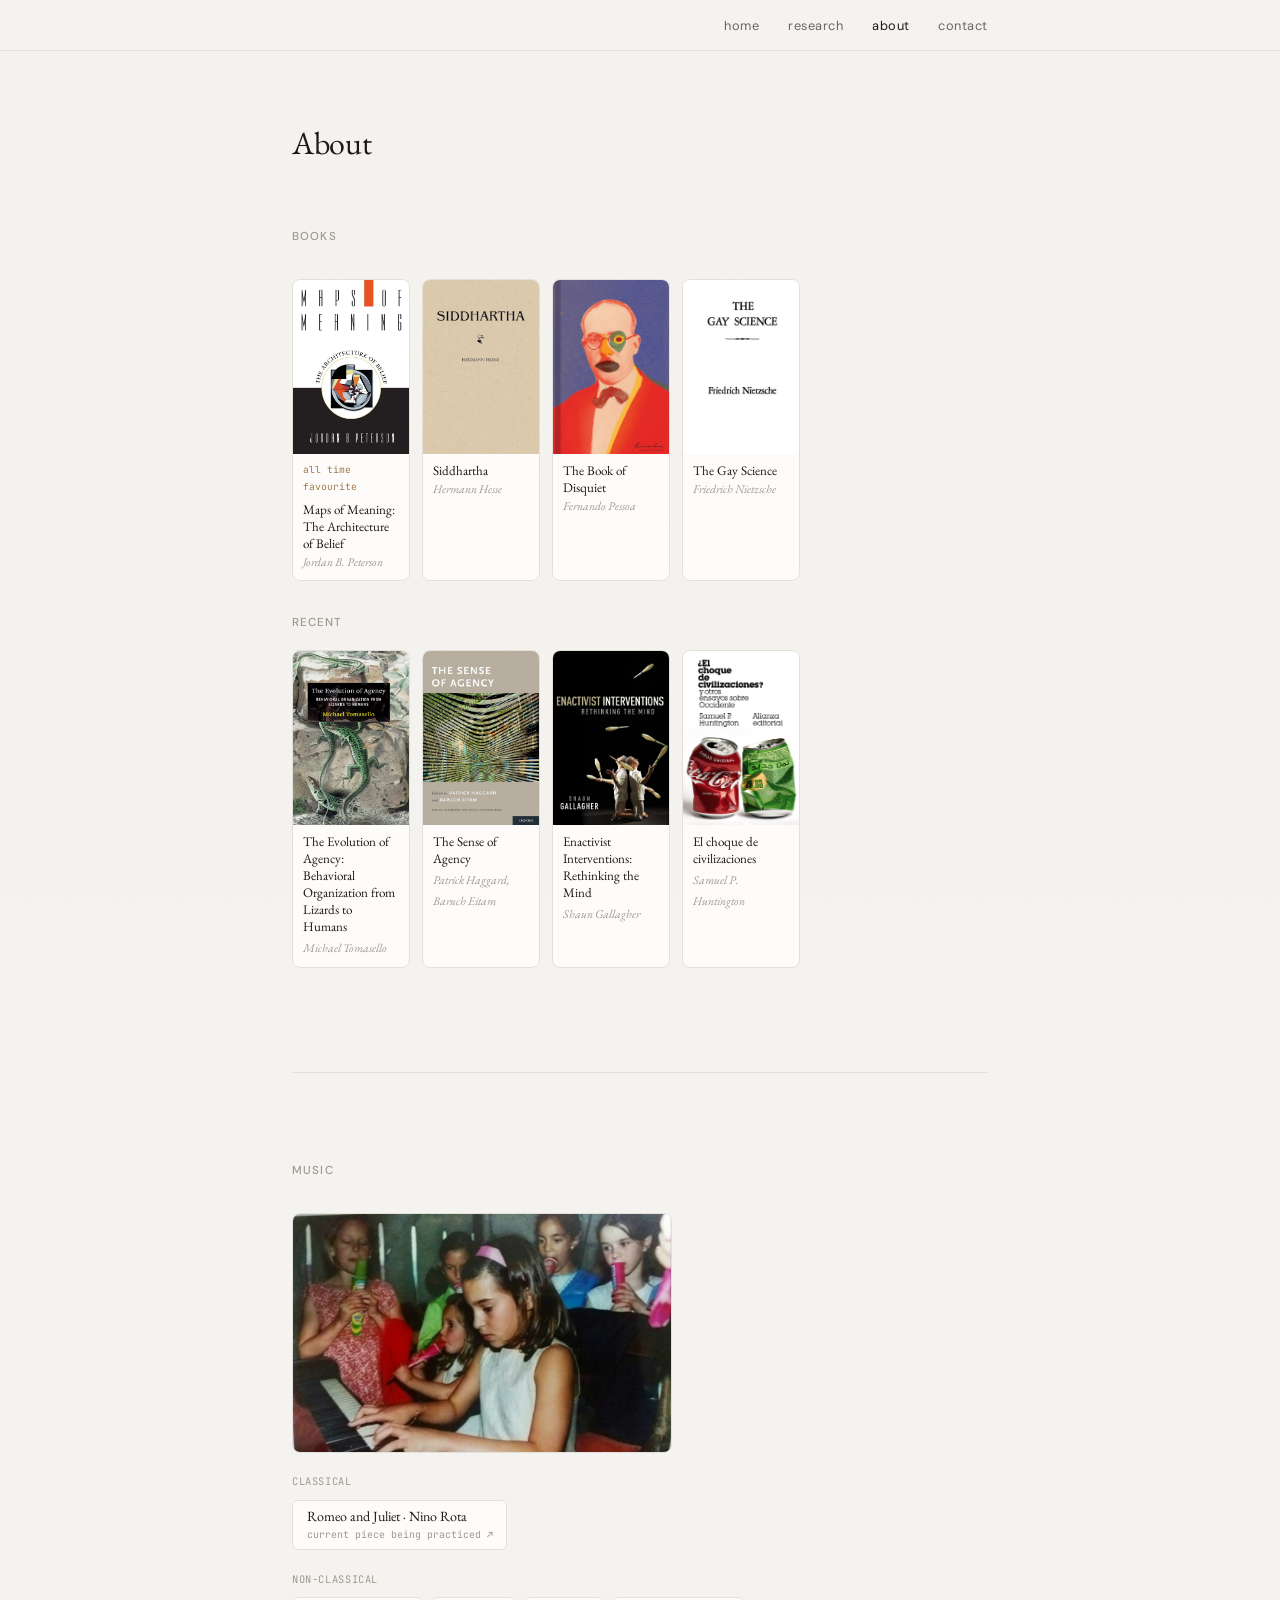
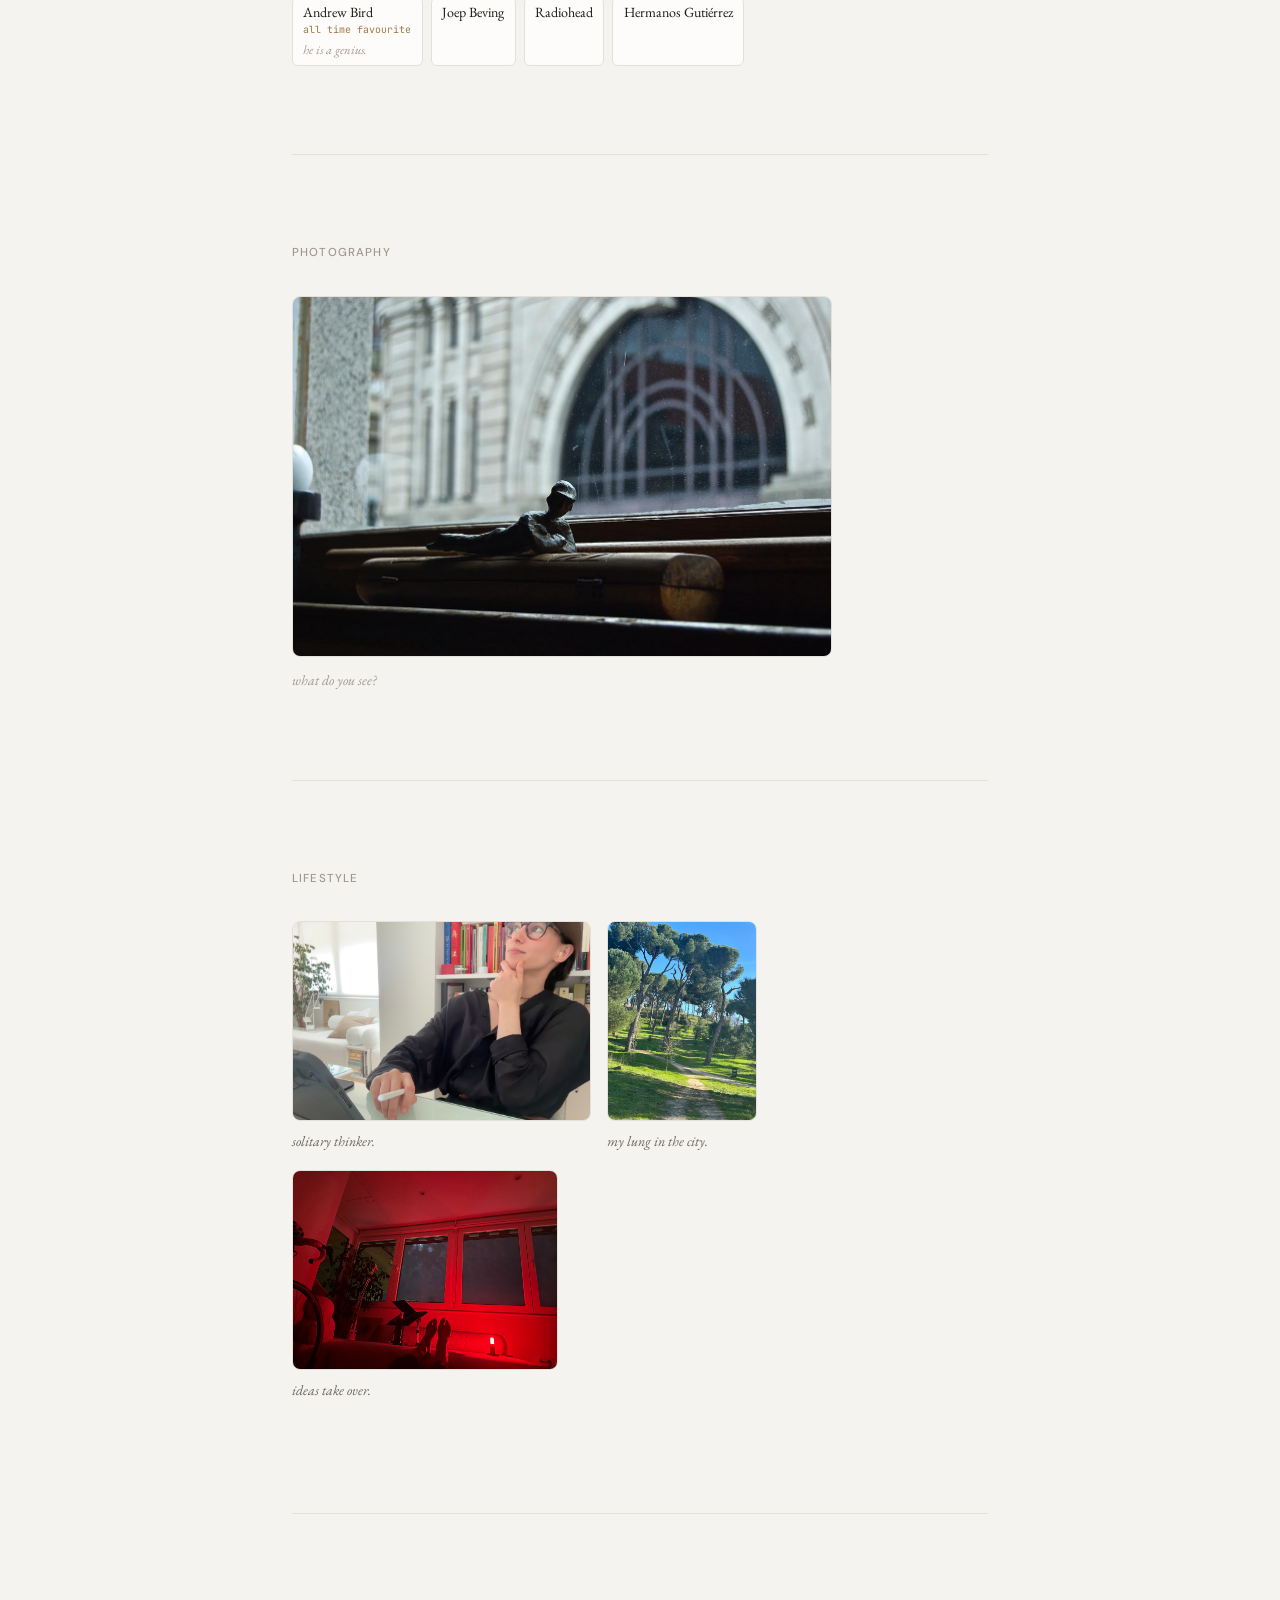
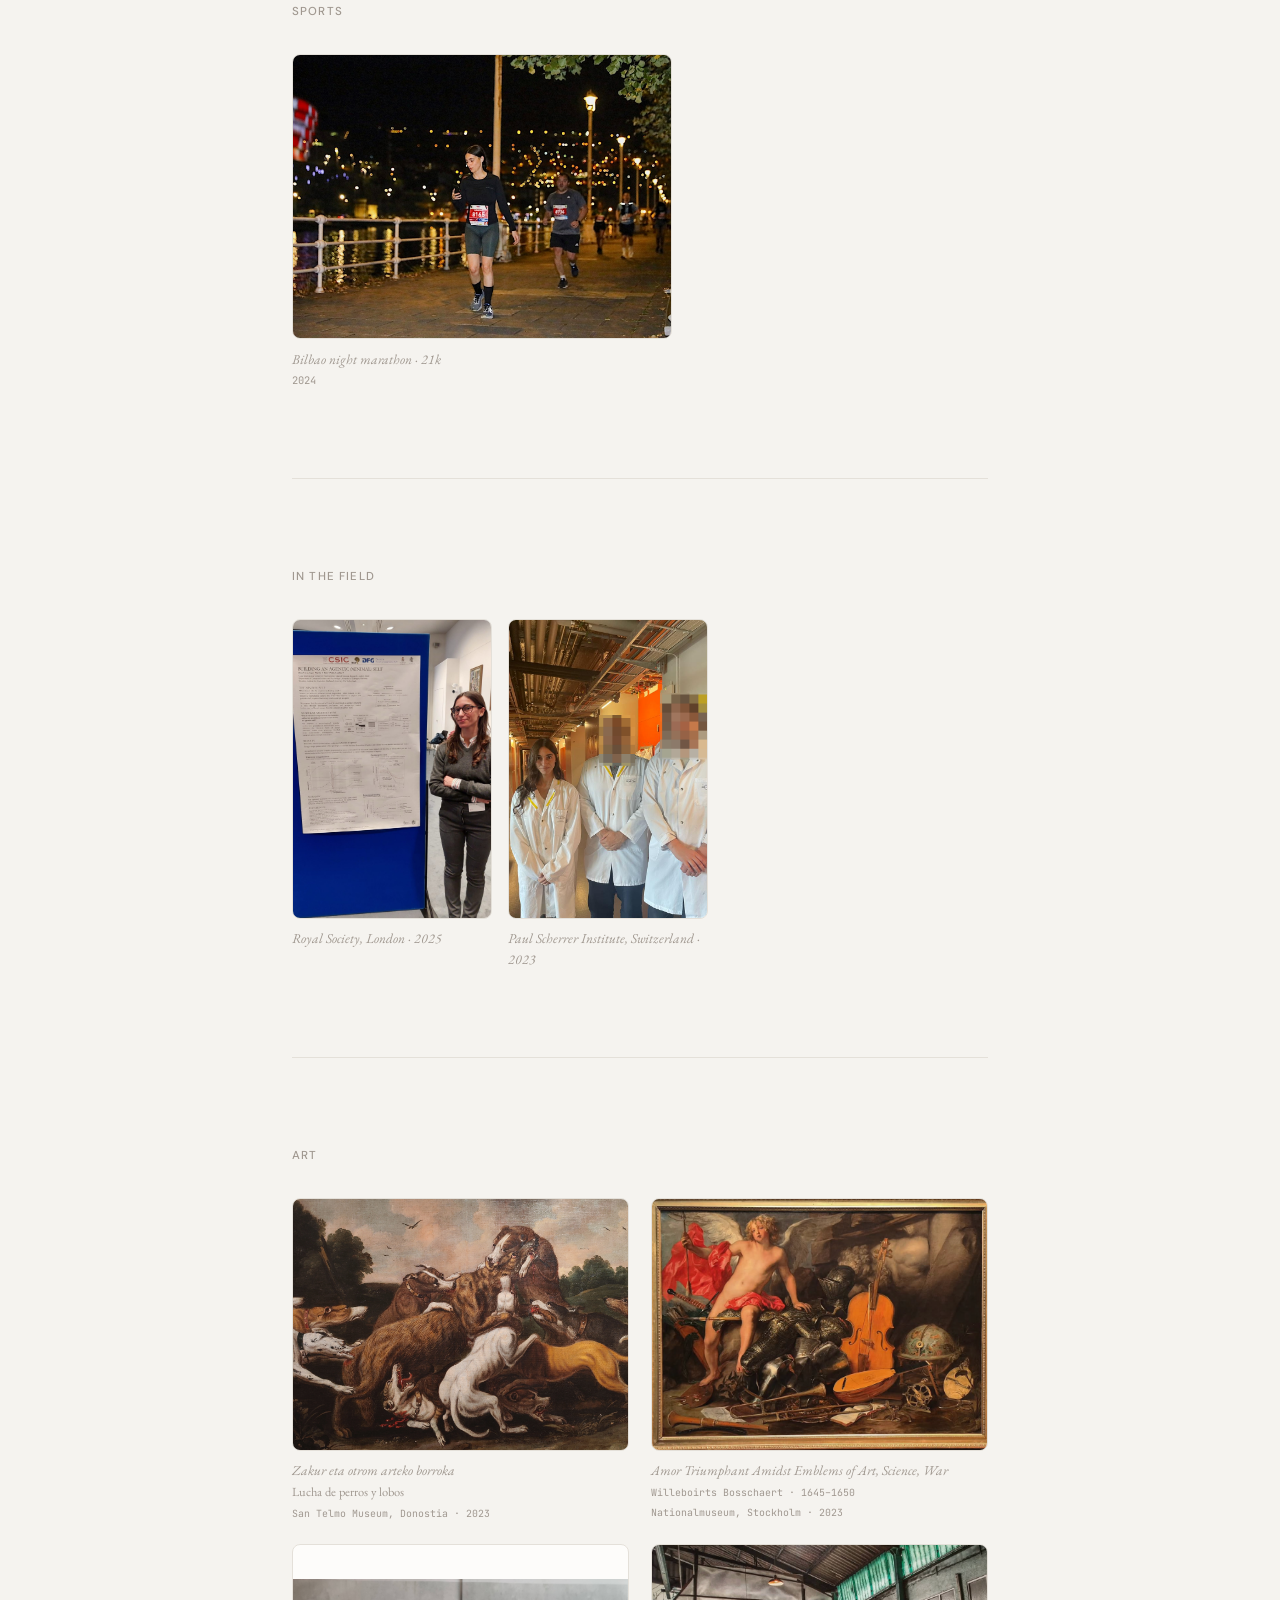
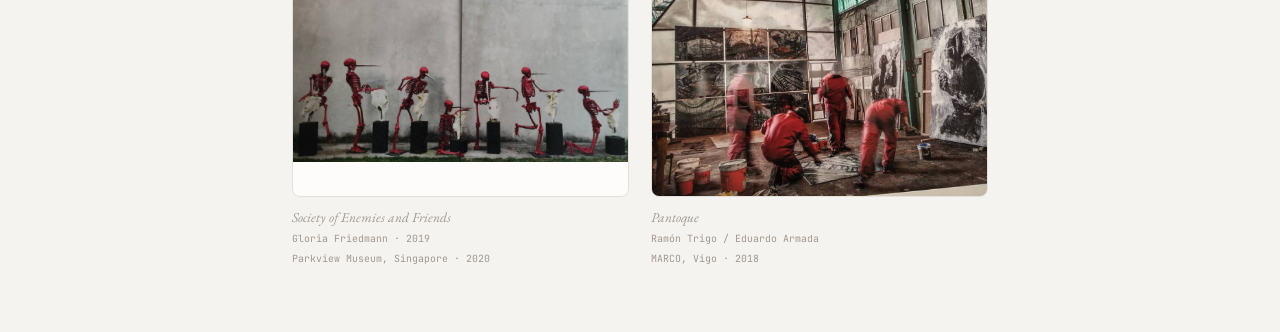
<file: about.html>
<!DOCTYPE html>
<html lang="en">
<head>
<meta charset="UTF-8">
<meta name="viewport" content="width=device-width, initial-scale=1.0">
<title>About — Alma Lago</title>
<link rel="preconnect" href="https://fonts.googleapis.com">
<link href="https://fonts.googleapis.com/css2?family=EB+Garamond:ital,wght@0,400;0,500;1,400;1,500&family=DM+Sans:wght@300;400;500&family=JetBrains+Mono:wght@400&display=swap" rel="stylesheet">
<link rel="stylesheet" href="style.css">
<style>
.page-header { padding: 4rem 0 2.5rem; }
.page-header h2 {
  font-family: 'EB Garamond', 'Times New Roman', Georgia, serif;
  font-weight: 400;
  font-size: 2rem;
  letter-spacing: -.01em;
  color: var(--text);
}

/* ─── journey ─── */
.journey { list-style: none; margin-top: .5rem; }

.journey-item {
  display: grid;
  grid-template-columns: 140px 1fr;
  gap: 2rem;
  padding: 2rem 0;
  border-bottom: 1px solid var(--border);
  align-items: start;
}
.journey-item:first-child { border-top: 1px solid var(--border); }

.journey-thumb {
  width: 140px;
  aspect-ratio: 1;
  border-radius: 8px;
  background: var(--card);
  border: 1px solid var(--border);
  overflow: hidden;
  flex-shrink: 0;
}
.journey-thumb img { width: 100%; height: 100%; object-fit: cover; display: block; }
.journey-thumb.empty {
  display: flex;
  align-items: center;
  justify-content: center;
  font-family: 'JetBrains Mono', monospace;
  font-size: .65rem;
  color: var(--border);
}

.journey-body { display: flex; flex-direction: column; gap: .45rem; }

.journey-period {
  font-family: 'JetBrains Mono', monospace;
  font-size: .7rem;
  color: var(--warm);
  letter-spacing: .05em;
}
.journey-title {
  font-family: 'EB Garamond', 'Times New Roman', Georgia, serif;
  font-weight: 500;
  font-size: 1.05rem;
  color: var(--text);
  line-height: 1.35;
}
.journey-desc {
  font-family: 'EB Garamond', 'Times New Roman', Georgia, serif;
  font-size: 1rem;
  color: var(--text2);
  line-height: 1.75;
  max-width: 440px;
}

/* ─── interests ─── */
.interests {
  display: grid;
  grid-template-columns: repeat(3, 1fr);
  gap: 1px;
  background: var(--border);
  border: 1px solid var(--border);
  border-radius: 10px;
  overflow: hidden;
  margin-top: 1.5rem;
}
.interest-cell { background: var(--card); padding: 1.4rem 1.2rem; }
.interest-num {
  font-family: 'JetBrains Mono', monospace;
  font-size: .68rem;
  color: var(--text3);
  margin-bottom: .5rem;
}
.interest-name {
  font-family: 'EB Garamond', 'Times New Roman', Georgia, serif;
  font-weight: 400;
  font-size: .95rem;
  color: var(--text);
  line-height: 1.35;
}
.interest-desc { font-size: .78rem; color: var(--text3); margin-top: .35rem; line-height: 1.55; }

/* ─── horizontal milestone ─── */
.ms-item {
  display: flex;
  flex-direction: column;
  align-items: flex-start;
  min-width: 130px;
  position: relative;
}
.ms-last { min-width: 100px; }
.ms-dot {
  width: 8px; height: 8px;
  border-radius: 50%;
  background: var(--border);
  border: 2px solid var(--border);
  margin-bottom: .5rem;
  flex-shrink: 0;
}
.ms-dot-now { background: var(--warm); border-color: var(--warm); }
.ms-line {
  position: absolute;
  top: 3px;
  left: 8px;
  right: -4px;
  height: 1px;
  background: var(--border);
}
.ms-year {
  font-family: 'JetBrains Mono', monospace;
  font-size: .65rem;
  color: var(--text3);
  margin-bottom: .25rem;
}
.ms-label {
  font-family: 'EB Garamond', 'Times New Roman', Georgia, serif;
  font-size: .88rem;
  color: var(--text2);
  line-height: 1.35;
  max-width: 120px;
}
.ms-last .ms-label { color: var(--warm); }

@media (max-width: 600px) {
  .journey-item { grid-template-columns: 1fr; }
  .journey-thumb { width: 100%; aspect-ratio: 16/9; }
  .interests { grid-template-columns: 1fr; }
}
</style>
</head>
<body>

<nav>
  <div class="nav-inner">
    <ul>
      <li><a href="index.html">home</a></li>
      <li><a href="research.html">research</a></li>
      <li><a href="about.html" class="active">about</a></li>
      <li><a href="contact.html">contact</a></li>
    </ul>
  </div>
</nav>

<div class="wrap">

  <div class="page-header reveal">
    <h2>About</h2>
  </div>

  <!-- BOOKS -->
  <section class="reveal" style="padding: 1rem 0 2.5rem;">
    <p class="section-label">books</p>

    <!-- all time: 2 cards with covers -->
    <div style="display:flex; gap:.75rem; margin-bottom:2rem;">
      <div style="flex:0 0 118px; border:1px solid var(--border); border-radius:8px; background:var(--card); overflow:hidden;">
        <img src="img/books/jbp.jpg" style="width:100%; aspect-ratio:2/3; object-fit:cover; display:block;">
        <div style="padding:.5rem .65rem;">
          <p style="font-family:'JetBrains Mono',monospace; font-size:.6rem; color:var(--warm); margin-bottom:.3rem;">all time favourite</p>
          <p style="font-family:'EB Garamond','Times New Roman',Georgia,serif; font-size:.82rem; color:var(--text); line-height:1.3;">Maps of Meaning: The Architecture of Belief</p>
          <p style="font-family:'EB Garamond','Times New Roman',Georgia,serif; font-size:.74rem; font-style:italic; color:var(--text3);">Jordan B. Peterson</p>
        </div>
      </div>
      <div style="flex:0 0 118px; border:1px solid var(--border); border-radius:8px; background:var(--card); overflow:hidden;">
        <img src="img/books/hesse.jpg" style="width:100%; aspect-ratio:2/3; object-fit:cover; display:block;">
        <div style="padding:.5rem .65rem;">
          <p style="font-family:'EB Garamond','Times New Roman',Georgia,serif; font-size:.82rem; color:var(--text); line-height:1.3;">Siddhartha</p>
          <p style="font-family:'EB Garamond','Times New Roman',Georgia,serif; font-size:.74rem; font-style:italic; color:var(--text3);">Hermann Hesse</p>
        </div>
      </div>
      <div style="flex:0 0 118px; border:1px solid var(--border); border-radius:8px; background:var(--card); overflow:hidden;">
        <img src="img/books/fernando-pessoa-book-of-disquiet.jpg" style="width:100%; aspect-ratio:2/3; object-fit:cover; display:block;">
        <div style="padding:.5rem .65rem;">
          <p style="font-family:'EB Garamond','Times New Roman',Georgia,serif; font-size:.82rem; color:var(--text); line-height:1.3;">The Book of Disquiet</p>
          <p style="font-family:'EB Garamond','Times New Roman',Georgia,serif; font-size:.74rem; font-style:italic; color:var(--text3);">Fernando Pessoa</p>
        </div>
      </div>
      <div style="flex:0 0 118px; border:1px solid var(--border); border-radius:8px; background:var(--card); overflow:hidden;">
        <img src="img/books/nietzsche.png" style="width:100%; aspect-ratio:2/3; object-fit:cover; display:block;">
        <div style="padding:.5rem .65rem;">
          <p style="font-family:'EB Garamond','Times New Roman',Georgia,serif; font-size:.82rem; color:var(--text); line-height:1.3;">The Gay Science</p>
          <p style="font-family:'EB Garamond','Times New Roman',Georgia,serif; font-size:.74rem; font-style:italic; color:var(--text3);">Friedrich Nietzsche</p>
        </div>
      </div>
    </div>

    <!-- recent: 4 -->
    <p style="font-size:.72rem; font-weight:500; letter-spacing:.08em; text-transform:uppercase; color:var(--text3); margin-bottom:1rem;">recent</p>
    <div style="display:flex; gap:.75rem; overflow-x:auto; padding-bottom:1rem; scrollbar-width:thin; scrollbar-color:var(--border) transparent;">
      <div style="flex:0 0 118px; border:1px solid var(--border); border-radius:8px; background:var(--card); overflow:hidden;">
        <img src="img/books/evolution-of-agency.jpg" style="width:100%; aspect-ratio:2/3; object-fit:cover; display:block;">
        <div style="padding:.5rem .65rem;"><p style="font-family:'EB Garamond','Times New Roman',Georgia,serif; font-size:.82rem; color:var(--text); line-height:1.3; margin-bottom:.2rem;">The Evolution of Agency: Behavioral Organization from Lizards to Humans</p><p style="font-family:'EB Garamond','Times New Roman',Georgia,serif; font-size:.74rem; font-style:italic; color:var(--text3);">Michael Tomasello</p></div>
      </div>
      <div style="flex:0 0 118px; border:1px solid var(--border); border-radius:8px; background:var(--card); overflow:hidden;">
        <img src="img/books/haggard-soa.jpg" style="width:100%; aspect-ratio:2/3; object-fit:cover; display:block;">
        <div style="padding:.5rem .65rem;"><p style="font-family:'EB Garamond','Times New Roman',Georgia,serif; font-size:.82rem; color:var(--text); line-height:1.3; margin-bottom:.2rem;">The Sense of Agency</p><p style="font-family:'EB Garamond','Times New Roman',Georgia,serif; font-size:.74rem; font-style:italic; color:var(--text3);">Patrick Haggard, Baruch Eitam</p></div>
      </div>
      <div style="flex:0 0 118px; border:1px solid var(--border); border-radius:8px; background:var(--card); overflow:hidden;">
        <img src="img/books/gallagher-enactivist.jpg" style="width:100%; aspect-ratio:2/3; object-fit:cover; display:block;">
        <div style="padding:.5rem .65rem;"><p style="font-family:'EB Garamond','Times New Roman',Georgia,serif; font-size:.82rem; color:var(--text); line-height:1.3; margin-bottom:.2rem;">Enactivist Interventions: Rethinking the Mind</p><p style="font-family:'EB Garamond','Times New Roman',Georgia,serif; font-size:.74rem; font-style:italic; color:var(--text3);">Shaun Gallagher</p></div>
      </div>
      <div style="flex:0 0 118px; border:1px solid var(--border); border-radius:8px; background:var(--card); overflow:hidden;">
        <img src="img/books/huggington-clash.jpg" style="width:100%; aspect-ratio:2/3; object-fit:cover; display:block;">
        <div style="padding:.5rem .65rem;"><p style="font-family:'EB Garamond','Times New Roman',Georgia,serif; font-size:.82rem; color:var(--text); line-height:1.3; margin-bottom:.2rem;">El choque de civilizaciones</p><p style="font-family:'EB Garamond','Times New Roman',Georgia,serif; font-size:.74rem; font-style:italic; color:var(--text3);">Samuel P. Huntington</p></div>
      </div>
    </div>


  </section>

  <hr class="divider">

  <!-- MUSIC -->
  <section class="reveal" style="padding: 2.5rem 0;">
    <p class="section-label">music</p>
    <div style="max-width:380px; margin-bottom:1.2rem;">
      <img src="img/music/piano.jpg" alt="piano"
           style="width:100%; border-radius:8px; border:1px solid var(--border); display:block;">
    </div>
    <p style="font-family:'JetBrains Mono',monospace; font-size:.65rem; color:var(--text3); letter-spacing:.06em; text-transform:uppercase; margin-bottom:.6rem;">classical</p>
    <div style="display:flex; gap:.6rem; flex-wrap:wrap; margin-bottom:1.2rem;">
      <div style="padding:.4rem .85rem; border:1px solid var(--border); border-radius:6px; background:var(--card);">
        <a href="https://youtu.be/isKwseQRSKo?si=EJVKCaxfwaNXk4e8" target="_blank" rel="noopener" style="text-decoration:none;">
          <p style="font-family:'EB Garamond','Times New Roman',Georgia,serif; font-size:.88rem; color:var(--text); line-height:1.3;">Romeo and Juliet · Nino Rota</p>
          <p style="font-family:'JetBrains Mono',monospace; font-size:.62rem; color:var(--text3);">current piece being practiced ↗</p>
        </a>
      </div>
    </div>
    <p style="font-family:'JetBrains Mono',monospace; font-size:.65rem; color:var(--text3); letter-spacing:.06em; text-transform:uppercase; margin-bottom:.6rem;">non-classical</p>
    <div style="display:flex; gap:.5rem; flex-wrap:wrap;">
      <div style="padding:.3rem .65rem; border:1px solid var(--border); border-radius:6px; background:var(--card);">
        <p style="font-family:'EB Garamond','Times New Roman',Georgia,serif; font-size:.88rem; color:var(--text); line-height:1.3;">Andrew Bird</p>
        <p style="font-family:'JetBrains Mono',monospace; font-size:.62rem; color:var(--warm);">all time favourite</p>
        <p style="font-family:'EB Garamond','Times New Roman',Georgia,serif; font-size:.78rem; font-style:italic; color:var(--text3);">he is a genius.</p>
      </div>
      <div style="padding:.3rem .65rem; border:1px solid var(--border); border-radius:6px; background:var(--card);">
        <p style="font-family:'EB Garamond','Times New Roman',Georgia,serif; font-size:.88rem; color:var(--text); line-height:1.3;">Joep Beving</p>
      </div>
      <div style="padding:.3rem .65rem; border:1px solid var(--border); border-radius:6px; background:var(--card);">
        <p style="font-family:'EB Garamond','Times New Roman',Georgia,serif; font-size:.88rem; color:var(--text); line-height:1.3;">Radiohead</p>
      </div>
      <div style="padding:.3rem .65rem; border:1px solid var(--border); border-radius:6px; background:var(--card);">
        <p style="font-family:'EB Garamond','Times New Roman',Georgia,serif; font-size:.88rem; color:var(--text); line-height:1.3;">Hermanos Gutiérrez</p>
      </div>
    </div>
  </section>

  <hr class="divider">

  <!-- PHOTOGRAPHY -->
  <section class="reveal" style="padding: 2.5rem 0;">
    <p class="section-label">photography</p>
    <img src="img/photography/photo-1.jpg" alt="the only acceptable posture"
         style="width:100%; max-width:540px; border-radius:8px; border:1px solid var(--border); display:block; margin-bottom:.65rem;">
    <p style="font-family:'EB Garamond','Times New Roman',Georgia,serif; font-size:.88rem; font-style:italic; color:var(--text3);">what do you see?</p>
  </section>

  <hr class="divider">

  <!-- LIFESTYLE -->
  <section class="reveal" style="padding: 2.5rem 0;">
    <p class="section-label">lifestyle</p>
    <div style="display:flex; gap:1rem; align-items:flex-start; flex-wrap:wrap; margin-bottom:1.4rem;">
      <div style="display:flex; flex-direction:column; align-items:flex-start;">
        <img src="img/lifestyle/thinker.jpg" alt="solitary thinker"
             style="height:200px; width:auto; border-radius:8px; border:1px solid var(--border); display:block; margin-bottom:.5rem;">
        <p style="font-family:'EB Garamond','Times New Roman',Georgia,serif; font-size:.88rem; font-style:italic; color:var(--text2);">solitary thinker.</p>
      </div>
      <div style="display:flex; flex-direction:column; align-items:flex-start;">
        <img src="img/lifestyle/lung.jpg" alt="my lung in the city"
             style="height:200px; width:auto; border-radius:8px; border:1px solid var(--border); display:block; margin-bottom:.5rem;">
        <p style="font-family:'EB Garamond','Times New Roman',Georgia,serif; font-size:.88rem; font-style:italic; color:var(--text2);">my lung in the city.</p>
      </div>
      <div style="display:flex; flex-direction:column; align-items:flex-start;">
        <img src="img/lifestyle/red-light-gn.jpg" alt="red light therapy"
             style="height:200px; width:auto; border-radius:8px; border:1px solid var(--border); display:block; margin-bottom:.5rem; flex-shrink:0;">
        <p style="font-family:'EB Garamond','Times New Roman',Georgia,serif; font-size:.88rem; font-style:italic; color:var(--text2);">ideas take over.</p>
      </div>
    </div>
  </section>

  <hr class="divider">

  <!-- SPORTS -->
  <section class="reveal" style="padding: 2.5rem 0;">
    <p class="section-label">sports</p>
    <div style="display:flex; gap:1.2rem; flex-wrap:wrap;">
      <div>
        <div style="width:380px; aspect-ratio:4/3; border-radius:8px; border:1px solid var(--border); background:var(--card); overflow:hidden;">
          <img src="img/sports/bilbao-21k.jpg" style="width:100%; height:100%; object-fit:cover; display:block;">
        </div>
        <p style="font-family:'EB Garamond','Times New Roman',Georgia,serif; font-size:.85rem; font-style:italic; color:var(--text3); margin-top:.6rem; line-height:1.5;">Bilbao night marathon · 21k<br><span style="font-family:'JetBrains Mono',monospace; font-size:.65rem; font-style:normal;">2024</span></p>
      </div>
    </div>
  </section>

  <hr class="divider">

  <section class="reveal" style="padding: 2.5rem 0;">
    <p class="section-label">in the field</p>
    <div style="display:flex; gap:1rem; flex-wrap:wrap; align-items:flex-start;">

      <div style="flex:0 0 200px;">
        <img src="img/field/poster-royal.png" alt="poster presentation"
             style="width:200px; height:300px; object-fit:cover; border-radius:8px; border:1px solid var(--border); display:block; margin-bottom:.6rem;">
        <p style="font-family:'EB Garamond','Times New Roman',Georgia,serif; font-size:.85rem; font-style:italic; color:var(--text3); line-height:1.5;">Royal Society, London · 2025</p>
      </div>

      <div style="flex:0 0 200px;">
        <img src="img/field/psi-1.png" alt="PSI Switzerland"
             style="width:200px; height:300px; object-fit:cover; border-radius:8px; border:1px solid var(--border); display:block; margin-bottom:.6rem;">
        <p style="font-family:'EB Garamond','Times New Roman',Georgia,serif; font-size:.85rem; font-style:italic; color:var(--text3); line-height:1.5;">Paul Scherrer Institute, Switzerland · 2023</p>
      </div>

    </div>
  </section>

  <hr class="divider">

  <!-- ART -->
  <section class="reveal" style="padding: 2.5rem 0 4rem;">
    <p class="section-label">art</p>
    <div style="display:grid; grid-template-columns:repeat(auto-fill, minmax(260px, 1fr)); gap:1.4rem;">

      <div>
        <div style="width:100%; aspect-ratio:4/3; border-radius:8px; border:1px solid var(--border); background:var(--card); overflow:hidden;">
          <img src="img/art/perros-y-lobos.jpg" style="width:100%; height:100%; object-fit:cover; display:block;">
        </div>
        <p style="font-family:'EB Garamond','Times New Roman',Georgia,serif; font-size:.85rem; font-style:italic; color:var(--text3); margin-top:.6rem; line-height:1.5;">Zakur eta otrom arteko borroka<br><span style="font-style:normal; font-size:.78rem;">Lucha de perros y lobos</span><br><span style="font-family:'JetBrains Mono',monospace; font-size:.62rem; font-style:normal; color:var(--text3);">San Telmo Museum, Donostia · 2023</span></p>
      </div>

      <div>
        <div style="width:100%; aspect-ratio:4/3; border-radius:8px; border:1px solid var(--border); background:var(--card); overflow:hidden;">
          <img src="img/art/amor.png" style="width:100%; height:100%; object-fit:cover; display:block;">
        </div>
        <p style="font-family:'EB Garamond','Times New Roman',Georgia,serif; font-size:.85rem; font-style:italic; color:var(--text3); margin-top:.6rem; line-height:1.5;">Amor Triumphant Amidst Emblems of Art, Science, War<br><span style="font-family:'JetBrains Mono',monospace; font-size:.62rem; font-style:normal; color:var(--text3);">Willeboirts Bosschaert · 1645–1650<br>Nationalmuseum, Stockholm · 2023</span></p>
      </div>

      <div>
        <div style="width:100%; aspect-ratio:4/3; border-radius:8px; border:1px solid var(--border); background:var(--card); overflow:hidden;">
          <img src="img/art/society-of-friends-and-enemies.JPG" style="width:100%; height:100%; object-fit:contain; display:block;">
        </div>
        <p style="font-family:'EB Garamond','Times New Roman',Georgia,serif; font-size:.85rem; font-style:italic; color:var(--text3); margin-top:.6rem; line-height:1.5;">Society of Enemies and Friends<br><span style="font-family:'JetBrains Mono',monospace; font-size:.62rem; font-style:normal; color:var(--text3);">Gloria Friedmann · 2019<br>Parkview Museum, Singapore · 2020</span></p>
      </div>

      <div>
        <div style="width:100%; aspect-ratio:4/3; border-radius:8px; border:1px solid var(--border); background:var(--card); overflow:hidden;">
          <img src="img/art/pantoque.png" style="width:100%; height:100%; object-fit:cover; display:block;">
        </div>
        <p style="font-family:'EB Garamond','Times New Roman',Georgia,serif; font-size:.85rem; font-style:italic; color:var(--text3); margin-top:.6rem; line-height:1.5;">Pantoque<br><span style="font-family:'JetBrains Mono',monospace; font-size:.62rem; font-style:normal; color:var(--text3);">Ramón Trigo / Eduardo Armada<br>MARCO, Vigo · 2018</span></p>
      </div>

    </div>
  </section>


</div>

<script>
const obs = new IntersectionObserver((entries) => {
  entries.forEach(e => { if (e.isIntersecting) { e.target.classList.add('visible'); obs.unobserve(e.target); } });
}, { threshold: 0.07 });
document.querySelectorAll('.reveal').forEach(el => obs.observe(el));
</script>
</body>
</html>
</file>
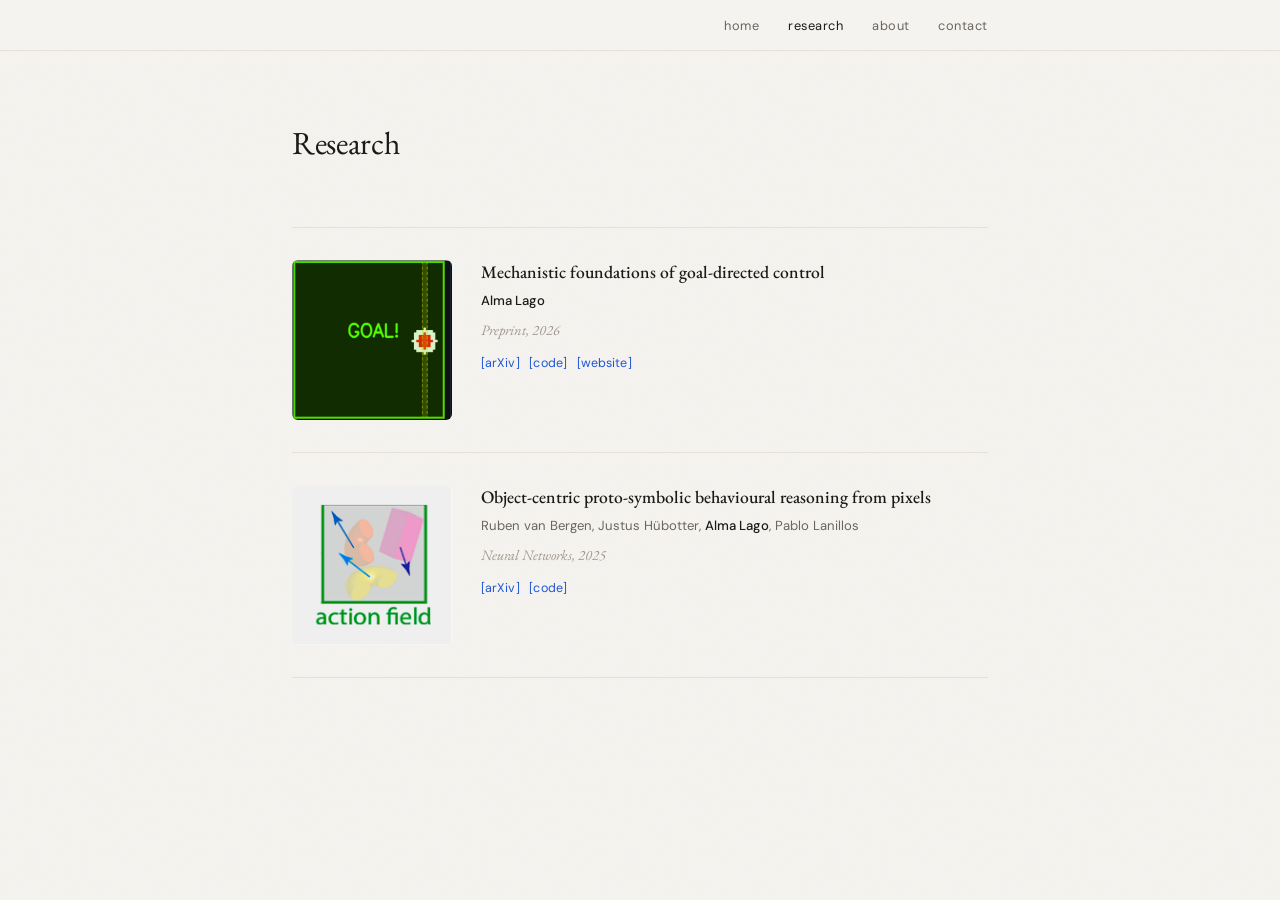
<file: research.html>
<!DOCTYPE html>
<html lang="en">
<head>
<meta charset="UTF-8">
<meta name="viewport" content="width=device-width, initial-scale=1.0">
<title>Research — Alma Lago</title>
<link rel="preconnect" href="https://fonts.googleapis.com">
<link href="https://fonts.googleapis.com/css2?family=EB+Garamond:ital,wght@0,400;0,500;1,400;1,500&family=DM+Sans:wght@300;400;500&family=JetBrains+Mono:wght@400&display=swap" rel="stylesheet">
<link rel="stylesheet" href="style.css">
<style>
.page-header { padding: 4rem 0 3rem; }
.page-header h2 {
  font-family: 'EB Garamond', 'Times New Roman', Georgia, serif;
  font-weight: 400;
  font-size: 2rem;
  letter-spacing: -.01em;
  color: var(--text);
  margin-bottom: .5rem;
}
.page-header p { color: var(--text2); font-size: .95rem; max-width: 480px; }

/* ─── pub entry ─── */
.pub-list { list-style: none; }

.pub {
  display: grid;
  grid-template-columns: 160px 1fr;
  gap: 1.8rem;
  padding: 2rem 0;
  border-bottom: 1px solid var(--border);
  align-items: start;
}
.pub:first-child { border-top: 1px solid var(--border); }

/* thumbnail */
.pub-thumb {
  width: 160px;
  aspect-ratio: 1 / 1;
  border-radius: 6px;
  background: var(--card);
  overflow: hidden;
  flex-shrink: 0;
}
.pub-thumb img {
  width: 100%;
  height: 100%;
  object-fit: cover;
  display: block;
}
/* placeholder when no image yet */
.pub-thumb.empty {
  display: flex;
  align-items: center;
  justify-content: center;
  font-family: 'JetBrains Mono', monospace;
  font-size: .65rem;
  color: var(--text3);
  letter-spacing: .05em;
}

/* text side */
.pub-body { display: flex; flex-direction: column; gap: .4rem; }

.pub-title {
  font-family: 'EB Garamond', 'Times New Roman', Georgia, serif;
  font-weight: 500;
  font-size: 1.1rem;
  line-height: 1.4;
  color: var(--text);
  text-decoration: none;
}
.pub-title:hover { color: var(--accent); }

.pub-authors {
  font-size: .82rem;
  color: var(--text2);
  line-height: 1.5;
}
.pub-authors .me { color: var(--text); font-weight: 500; }

.pub-venue {
  font-family: 'EB Garamond', 'Times New Roman', Georgia, serif;
  font-style: italic;
  font-size: .9rem;
  color: var(--text3);
}

.pub-links {
  display: flex;
  gap: .6rem;
  flex-wrap: wrap;
  margin-top: .3rem;
}
.pub-link {
  font-size: .78rem;
  color: var(--accent);
  text-decoration: none;
  font-weight: 400;
  letter-spacing: .01em;
}
.pub-link:hover { text-decoration: underline; }
.pub-link::before { content: '['; }
.pub-link::after  { content: ']'; }

/* tags */
.pub-tags { display: flex; gap: .35rem; flex-wrap: wrap; margin-top: .2rem; }

@media (max-width: 600px) {
  .pub { grid-template-columns: 1fr; }
  .pub-thumb { width: 100%; aspect-ratio: 16/9; }
}
</style>
</head>
<body>

<nav>
  <div class="nav-inner">
    <ul>
      <li><a href="index.html">home</a></li>
      <li><a href="research.html" class="active">research</a></li>
      <li><a href="about.html">about</a></li>
      <li><a href="contact.html">contact</a></li>
    </ul>
  </div>
</nav>

<div class="wrap">

  <div class="page-header reveal">
    <h2>Research</h2>
  </div>

  <ul class="pub-list">

    <!-- ── paper 1 ── -->
    <li class="pub reveal">
      <div class="pub-thumb">
        <img src="img/research/goal-env.png" alt="Mechanistic Foundations" style="width:100%; height:100%; object-fit:fill; display:block;">
      </div>
      <div class="pub-body">
        <a class="pub-title" href="https://arxiv.org/abs/2603.15248">Mechanistic foundations of goal-directed control</a>
        <p class="pub-authors">
          <span class="me">Alma Lago</span>
        </p>
        <p class="pub-venue">Preprint, 2026</p>
        <div class="pub-links">
          <a class="pub-link" href="https://www.alphaxiv.org/abs/2603.15248">arXiv</a>
          <a class="pub-link" href="https://github.com/almalago/goal-tracking-env">code</a>
          <a class="pub-link" href="https://almalago.github.io/control-arbitration/">website</a>
        </div>
      </div>
    </li>

    <!-- ── paper 2 (OBR) ── -->
    <li class="pub reveal">
      <div class="pub-thumb">
        <img src="img/research/obr.png" alt="OBR" style="width:100%; height:100%; object-fit:fill; display:block;">
      </div>
      <div class="pub-body">
        <a class="pub-title" href="https://arxiv.org/abs/2411.17438">Object-centric proto-symbolic behavioural reasoning from pixels</a>
        <p class="pub-authors">
          Ruben van Bergen, Justus Hübotter, <span class="me">Alma Lago</span>, Pablo Lanillos
        </p>
        <p class="pub-venue">Neural Networks, 2025</p>
        <div class="pub-links">
          <a class="pub-link" href="https://www.alphaxiv.org/abs/2411.17438">arXiv</a>
          <a class="pub-link" href="https://github.com/rubvber/OBR">code</a>
        </div>
      </div>
    </li>


  </ul>

  <!-- RESEARCH MEMORIES -->


</div>

<script>
const obs = new IntersectionObserver((entries) => {
  entries.forEach(e => { if (e.isIntersecting) { e.target.classList.add('visible'); obs.unobserve(e.target); } });
}, { threshold: 0.07 });
document.querySelectorAll('.reveal').forEach(el => obs.observe(el));
</script>
</body>
</html>
</file>
<file: style.css>
*, *::before, *::after { box-sizing: border-box; margin: 0; padding: 0; }

:root {
  --bg:      #f5f3ef;
  --card:    #fdfcfa;
  --text:    #1c1a17;
  --text2:   #6b6560;
  --text3:   #a09890;
  --accent:  #1f55d6;       /* clearly blue */
  --warm:    #9e7a4a;       /* camel / saddle brown */
  --border:  #e4e0d9;
  --max:     760px;
}

html { scroll-behavior: smooth; }

body {
  font-family: 'DM Sans', sans-serif;
  font-size: 16px;
  line-height: 1.75;
  color: var(--text);
  background: var(--bg);
  -webkit-font-smoothing: antialiased;
}

body::before {
  content: '';
  position: fixed;
  inset: 0;
  pointer-events: none;
  z-index: 0;
  opacity: .025;
  background-image: url("data:image/svg+xml,%3Csvg viewBox='0 0 256 256' xmlns='http://www.w3.org/2000/svg'%3E%3Cfilter id='n'%3E%3CfeTurbulence type='fractalNoise' baseFrequency='0.9' numOctaves='4' stitchTiles='stitch'/%3E%3C/filter%3E%3Crect width='100%25' height='100%25' filter='url(%23n)'/%3E%3C/svg%3E");
  background-repeat: repeat;
  background-size: 200px;
}

.wrap {
  max-width: var(--max);
  margin: 0 auto;
  padding: 0 2rem;
  position: relative;
  z-index: 1;
}

/* ─── nav ─── */
nav {
  position: sticky; top: 0;
  background: rgba(245, 243, 239, 0.88);
  backdrop-filter: blur(14px);
  border-bottom: 1px solid var(--border);
  z-index: 100;
}
.nav-inner {
  max-width: var(--max);
  margin: 0 auto;
  padding: 0 2rem;
  display: flex;
  align-items: center;
  justify-content: flex-end;
  height: 50px;
}
.nav-name {
  font-family: 'EB Garamond', 'Times New Roman', Georgia, serif;
  font-weight: 400;
  font-size: .95rem;
  color: var(--text);
  letter-spacing: .01em;
  text-decoration: none;
  display: flex;
  align-items: center;
  gap: .55rem;
}
.nav-avatar {
  width: 28px;
  height: 28px;
  border-radius: 50%;
  object-fit: cover;
  object-position: center top;
  border: 1px solid var(--border);
  flex-shrink: 0;
}
nav ul { list-style: none; display: flex; gap: 1.8rem; }
nav a {
  text-decoration: none;
  color: var(--text2);
  font-size: .8rem;
  font-weight: 400;
  letter-spacing: .04em;
  text-transform: lowercase;
  transition: color .15s;
}
nav a:hover { color: var(--accent); }
nav a.active { color: var(--text); }

/* ─── divider ─── */
.divider { border: none; border-top: 1px solid var(--border); margin: 3rem 0; }

/* ─── section label ─── */
.section-label {
  font-size: .72rem;
  font-weight: 500;
  letter-spacing: .1em;
  text-transform: uppercase;
  color: var(--text3);
  margin-bottom: 2rem;
}

/* ─── pills (external links) ─── */
.hero-links { display: flex; gap: 1rem; flex-wrap: wrap; }
.link-pill {
  display: inline-flex;
  align-items: center;
  gap: .4rem;
  padding: .35rem 1rem;
  border: 1.5px solid var(--border);
  border-radius: 100px;
  font-size: .8rem;
  font-weight: 400;
  color: var(--text2);
  text-decoration: none;
  background: var(--card);
  transition: border-color .15s, color .15s, background .15s;
  letter-spacing: .01em;
}
.link-pill:hover { border-color: var(--accent); color: var(--accent); }
.link-pill.primary { border-color: var(--accent); color: var(--accent); }
.link-pill.primary:hover { background: var(--accent); color: #fff; }

/* ─── research card ─── */
.paper {
  display: grid;
  grid-template-columns: 3fr 1fr;
  gap: 1rem;
  padding: 1.5rem 0;
  border-bottom: 1px solid var(--border);
}
.paper:first-of-type { border-top: 1px solid var(--border); }
.paper-title {
  font-family: 'EB Garamond', 'Times New Roman', Georgia, serif;
  font-weight: 400;
  font-size: 1.05rem;
  color: var(--text);
  line-height: 1.45;
  margin-bottom: .35rem;
  text-decoration: none;
  display: block;
}
.paper-title:hover { color: var(--accent); }
.paper-venue { font-size: .8rem; color: var(--text3); font-style: italic; }
.paper-year {
  font-family: 'JetBrains Mono', monospace;
  font-size: .8rem;
  color: var(--text3);
  text-align: right;
  padding-top: .15rem;
}
.paper-tags { display: flex; gap: .4rem; flex-wrap: wrap; margin-top: .6rem; }
.tag {
  font-size: .68rem;
  padding: .15rem .55rem;
  border-radius: 4px;
  background: var(--bg);
  border: 1px solid var(--border);
  color: var(--text3);
  letter-spacing: .02em;
}
.tag.hl { background: var(--bg); border-color: #a8a098; color: var(--text2); }

/* ─── personal block ─── */
.personal-block { max-width: 580px; }
.personal-block p {
  font-family: 'EB Garamond', 'Times New Roman', Georgia, serif;
  font-size: 1.13rem;
  line-height: 1.85;
  color: var(--text2);
  margin-bottom: 1.1rem;
}
.personal-block p:last-child { margin-bottom: 0; }
.personal-block p strong { color: var(--text); font-weight: 500; }

/* ─── interests grid ─── */
.interests {
  display: grid;
  grid-template-columns: repeat(3, 1fr);
  gap: 1px;
  background: var(--border);
  border: 1px solid var(--border);
  border-radius: 10px;
  overflow: hidden;
  margin-top: 1.5rem;
}
.interest-cell { background: var(--card); padding: 1.4rem 1.2rem; }
.interest-num {
  font-family: 'JetBrains Mono', monospace;
  font-size: .68rem;
  color: var(--text3);
  margin-bottom: .5rem;
}
.interest-name {
  font-family: 'EB Garamond', 'Times New Roman', Georgia, serif;
  font-weight: 400;
  font-size: .95rem;
  color: var(--text);
  line-height: 1.35;
}
.interest-desc { font-size: .78rem; color: var(--text3); margin-top: .35rem; line-height: 1.55; }

/* ─── footer ─── */
footer { padding: 3rem 0 4rem; font-size: .78rem; color: var(--text3); }
footer a { color: var(--text3); text-decoration: none; }
footer a:hover { color: var(--text2); }

/* ─── reveal ─── */
.reveal { opacity: 0; transform: translateY(12px); transition: opacity .55s ease, transform .55s ease; }
.reveal.visible { opacity: 1; transform: none; }

@media (max-width: 600px) {
  .hero h1 { font-size: 2.5rem; }
  .interests { grid-template-columns: 1fr; }
  .paper { grid-template-columns: 1fr; }
  .paper-year { text-align: left; }
  nav ul { gap: 1rem; }
}
</file>
